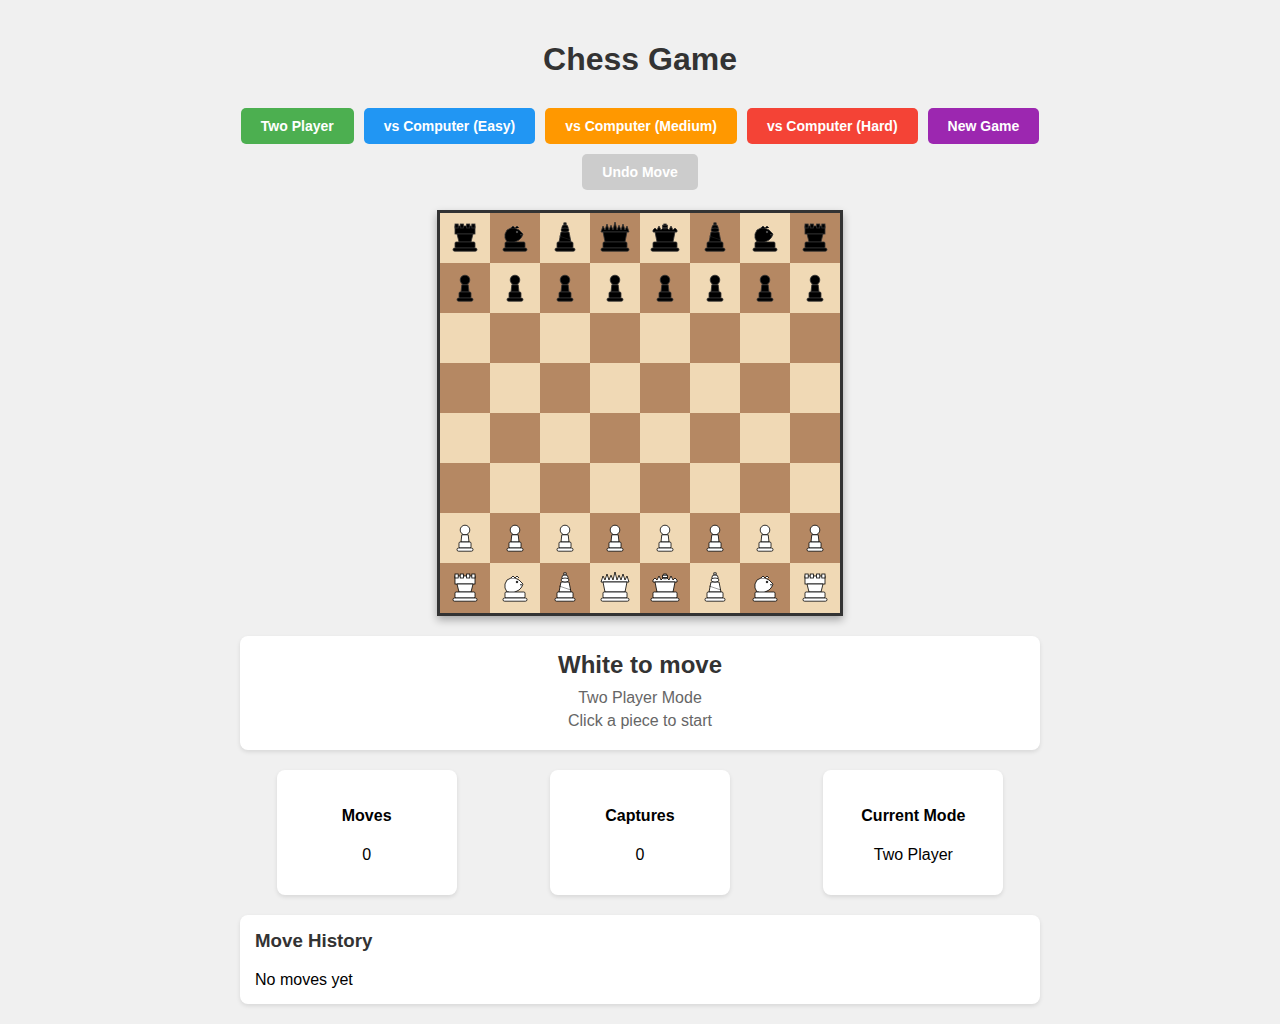
<file: ChessMaster/ChessMaster/chess/index.html>
<!DOCTYPE html>
<html lang="en">
<head>
    <meta charset="UTF-8">
    <meta name="viewport" content="width=device-width, initial-scale=1.0">
    <title>Chess Game</title>
    <style>
        body {
            font-family: Arial, sans-serif;
            display: flex;
            flex-direction: column;
            align-items: center;
            background-color: #f0f0f0;
            margin: 0;
            padding: 20px;
        }

        .container {
            max-width: 800px;
            width: 100%;
        }

        h1 {
            text-align: center;
            color: #333;
            margin-bottom: 30px;
        }

        .game-controls {
            display: flex;
            justify-content: center;
            gap: 10px;
            margin-bottom: 20px;
            flex-wrap: wrap;
        }

        button {
            padding: 10px 20px;
            border: none;
            border-radius: 5px;
            cursor: pointer;
            font-size: 14px;
            font-weight: bold;
            color: white;
            transition: background-color 0.3s;
        }

        .multiplayer { background-color: #4CAF50; }
        .easy { background-color: #2196F3; }
        .medium { background-color: #FF9800; }
        .hard { background-color: #f44336; }
        .new-game { background-color: #9C27B0; }
        .undo { background-color: #607D8B; }

        button:hover {
            opacity: 0.8;
        }

        button:disabled {
            background-color: #ccc;
            cursor: not-allowed;
        }

        .board-container {
            display: flex;
            justify-content: center;
            margin-bottom: 20px;
        }

        .chess-board {
            width: 400px;
            height: 400px;
            border: 3px solid #333;
            display: grid;
            grid-template-columns: repeat(8, 1fr);
            grid-template-rows: repeat(8, 1fr);
            box-shadow: 0 4px 8px rgba(0,0,0,0.3);
        }

        .square {
            display: flex;
            justify-content: center;
            align-items: center;
            cursor: pointer;
            user-select: none;
            transition: background-color 0.2s;
            position: relative;
        }

        .square img {
            width: 80%;
            height: 80%;
            object-fit: contain;
            pointer-events: none;
        }

        .light {
            background-color: #F0D9B5;
        }

        .dark {
            background-color: #B58863;
        }

        .selected {
            background-color: #7B61FF !important;
            box-shadow: inset 0 0 10px rgba(0,0,0,0.5);
        }

        .valid-move {
            background-color: #90EE90 !important;
        }

        .valid-move::after {
            content: '';
            position: absolute;
            width: 20px;
            height: 20px;
            border-radius: 50%;
            background-color: rgba(255, 255, 255, 0.7);
            z-index: 1;
        }

        .status {
            text-align: center;
            margin: 20px 0;
            padding: 15px;
            background: white;
            border-radius: 8px;
            box-shadow: 0 2px 4px rgba(0,0,0,0.1);
        }

        .status h2 {
            margin: 0 0 10px 0;
            color: #333;
        }

        .status p {
            margin: 5px 0;
            color: #666;
        }

        .game-info {
            display: flex;
            justify-content: space-around;
            margin-top: 20px;
            gap: 20px;
            flex-wrap: wrap;
        }

        .info-card {
            background: white;
            padding: 15px;
            border-radius: 8px;
            box-shadow: 0 2px 4px rgba(0,0,0,0.1);
            min-width: 150px;
            text-align: center;
        }

        .move-history {
            max-height: 200px;
            overflow-y: auto;
            background: white;
            padding: 15px;
            border-radius: 8px;
            box-shadow: 0 2px 4px rgba(0,0,0,0.1);
            margin-top: 20px;
        }

        .move-history h3 {
            margin-top: 0;
            color: #333;
        }

        @media (max-width: 600px) {
            .chess-board {
                width: 320px;
                height: 320px;
            }
            
            .game-controls {
                flex-direction: column;
                align-items: center;
            }
            
            button {
                width: 200px;
            }
        }
    </style>
</head>
<body>
    <div class="container">
        <h1>Chess Game</h1>
        
        <div class="game-controls">
            <button class="multiplayer" onclick="startGame('multiplayer')">Two Player</button>
            <button class="easy" onclick="startGame('computer', 'easy')">vs Computer (Easy)</button>
            <button class="medium" onclick="startGame('computer', 'medium')">vs Computer (Medium)</button>
            <button class="hard" onclick="startGame('computer', 'hard')">vs Computer (Hard)</button>
            <button class="new-game" onclick="newGame()">New Game</button>
            <button class="undo" onclick="undoMove()" id="undoBtn" disabled>Undo Move</button>
        </div>

        <div class="board-container">
            <div class="chess-board" id="board"></div>
        </div>

        <div class="status" id="status">
            <h2 id="gameStatus">White to move</h2>
            <p id="gameMode">Two Player Mode</p>
            <p id="gameInstruction">Click a piece to start</p>
        </div>

        <div class="game-info">
            <div class="info-card">
                <h4>Moves</h4>
                <p id="moveCount">0</p>
            </div>
            <div class="info-card">
                <h4>Captures</h4>
                <p id="captureCount">0</p>
            </div>
            <div class="info-card">
                <h4>Current Mode</h4>
                <p id="currentMode">Two Player</p>
            </div>
        </div>

        <div class="move-history">
            <h3>Move History</h3>
            <div id="moveHistory">No moves yet</div>
        </div>
    </div>

    <script src="chess.js"></script>
</body>
</html>
</file>
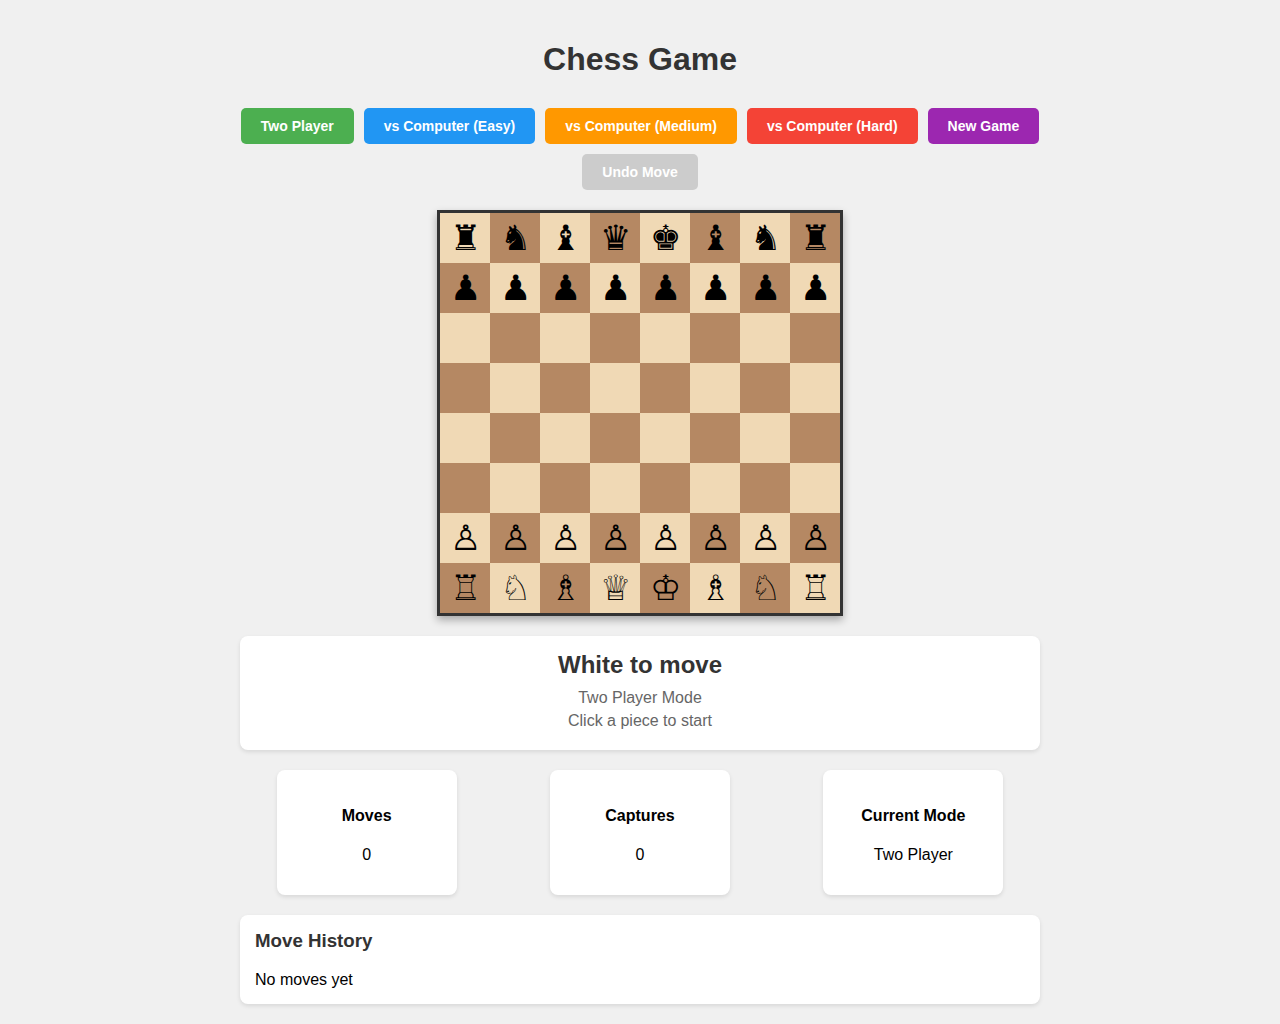
<file: ChessMaster/ChessMaster/attached_assets/standalone_chess.html>
<!DOCTYPE html>
<html lang="en">
<head>
    <meta charset="UTF-8">
    <meta name="viewport" content="width=device-width, initial-scale=1.0">
    <title>Chess Game</title>
    <style>
        body {
            font-family: Arial, sans-serif;
            display: flex;
            flex-direction: column;
            align-items: center;
            background-color: #f0f0f0;
            margin: 0;
            padding: 20px;
        }

        .container {
            max-width: 800px;
            width: 100%;
        }

        h1 {
            text-align: center;
            color: #333;
            margin-bottom: 30px;
        }

        .game-controls {
            display: flex;
            justify-content: center;
            gap: 10px;
            margin-bottom: 20px;
            flex-wrap: wrap;
        }

        button {
            padding: 10px 20px;
            border: none;
            border-radius: 5px;
            cursor: pointer;
            font-size: 14px;
            font-weight: bold;
            color: white;
            transition: background-color 0.3s;
        }

        .multiplayer { background-color: #4CAF50; }
        .easy { background-color: #2196F3; }
        .medium { background-color: #FF9800; }
        .hard { background-color: #f44336; }
        .new-game { background-color: #9C27B0; }
        .undo { background-color: #607D8B; }

        button:hover {
            opacity: 0.8;
        }

        button:disabled {
            background-color: #ccc;
            cursor: not-allowed;
        }

        .board-container {
            display: flex;
            justify-content: center;
            margin-bottom: 20px;
        }

        .chess-board {
            width: 400px;
            height: 400px;
            border: 3px solid #333;
            display: grid;
            grid-template-columns: repeat(8, 1fr);
            grid-template-rows: repeat(8, 1fr);
            box-shadow: 0 4px 8px rgba(0,0,0,0.3);
        }

        .square {
            display: flex;
            justify-content: center;
            align-items: center;
            font-size: 35px;
            cursor: pointer;
            user-select: none;
            transition: background-color 0.2s;
        }

        .light {
            background-color: #F0D9B5;
        }

        .dark {
            background-color: #B58863;
        }

        .selected {
            background-color: #7B61FF !important;
            box-shadow: inset 0 0 10px rgba(0,0,0,0.5);
        }

        .valid-move {
            background-color: #90EE90 !important;
            position: relative;
        }

        .valid-move::after {
            content: '';
            position: absolute;
            width: 20px;
            height: 20px;
            border-radius: 50%;
            background-color: rgba(255, 255, 255, 0.7);
        }

        .status {
            text-align: center;
            margin: 20px 0;
            padding: 15px;
            background: white;
            border-radius: 8px;
            box-shadow: 0 2px 4px rgba(0,0,0,0.1);
        }

        .status h2 {
            margin: 0 0 10px 0;
            color: #333;
        }

        .status p {
            margin: 5px 0;
            color: #666;
        }

        .game-info {
            display: flex;
            justify-content: space-around;
            margin-top: 20px;
            gap: 20px;
            flex-wrap: wrap;
        }

        .info-card {
            background: white;
            padding: 15px;
            border-radius: 8px;
            box-shadow: 0 2px 4px rgba(0,0,0,0.1);
            min-width: 150px;
            text-align: center;
        }

        .move-history {
            max-height: 200px;
            overflow-y: auto;
            background: white;
            padding: 15px;
            border-radius: 8px;
            box-shadow: 0 2px 4px rgba(0,0,0,0.1);
            margin-top: 20px;
        }

        .move-history h3 {
            margin-top: 0;
            color: #333;
        }

        @media (max-width: 600px) {
            .chess-board {
                width: 320px;
                height: 320px;
            }
            
            .square {
                font-size: 28px;
            }
            
            .game-controls {
                flex-direction: column;
                align-items: center;
            }
            
            button {
                width: 200px;
            }
        }
    </style>
</head>
<body>
    <div class="container">
        <h1>Chess Game</h1>
        
        <div class="game-controls">
            <button class="multiplayer" onclick="startGame('multiplayer')">Two Player</button>
            <button class="easy" onclick="startGame('computer', 'easy')">vs Computer (Easy)</button>
            <button class="medium" onclick="startGame('computer', 'medium')">vs Computer (Medium)</button>
            <button class="hard" onclick="startGame('computer', 'hard')">vs Computer (Hard)</button>
            <button class="new-game" onclick="newGame()">New Game</button>
            <button class="undo" onclick="undoMove()" id="undoBtn" disabled>Undo Move</button>
        </div>

        <div class="board-container">
            <div class="chess-board" id="board"></div>
        </div>

        <div class="status" id="status">
            <h2 id="gameStatus">White to move</h2>
            <p id="gameMode">Two Player Mode</p>
            <p id="gameInstruction">Click a piece to start</p>
        </div>

        <div class="game-info">
            <div class="info-card">
                <h4>Moves</h4>
                <p id="moveCount">0</p>
            </div>
            <div class="info-card">
                <h4>Captures</h4>
                <p id="captureCount">0</p>
            </div>
            <div class="info-card">
                <h4>Current Mode</h4>
                <p id="currentMode">Two Player</p>
            </div>
        </div>

        <div class="move-history">
            <h3>Move History</h3>
            <div id="moveHistory">No moves yet</div>
        </div>
    </div>

    <script src="standalone_chess.js"></script>
</body>
</html>
</file>
